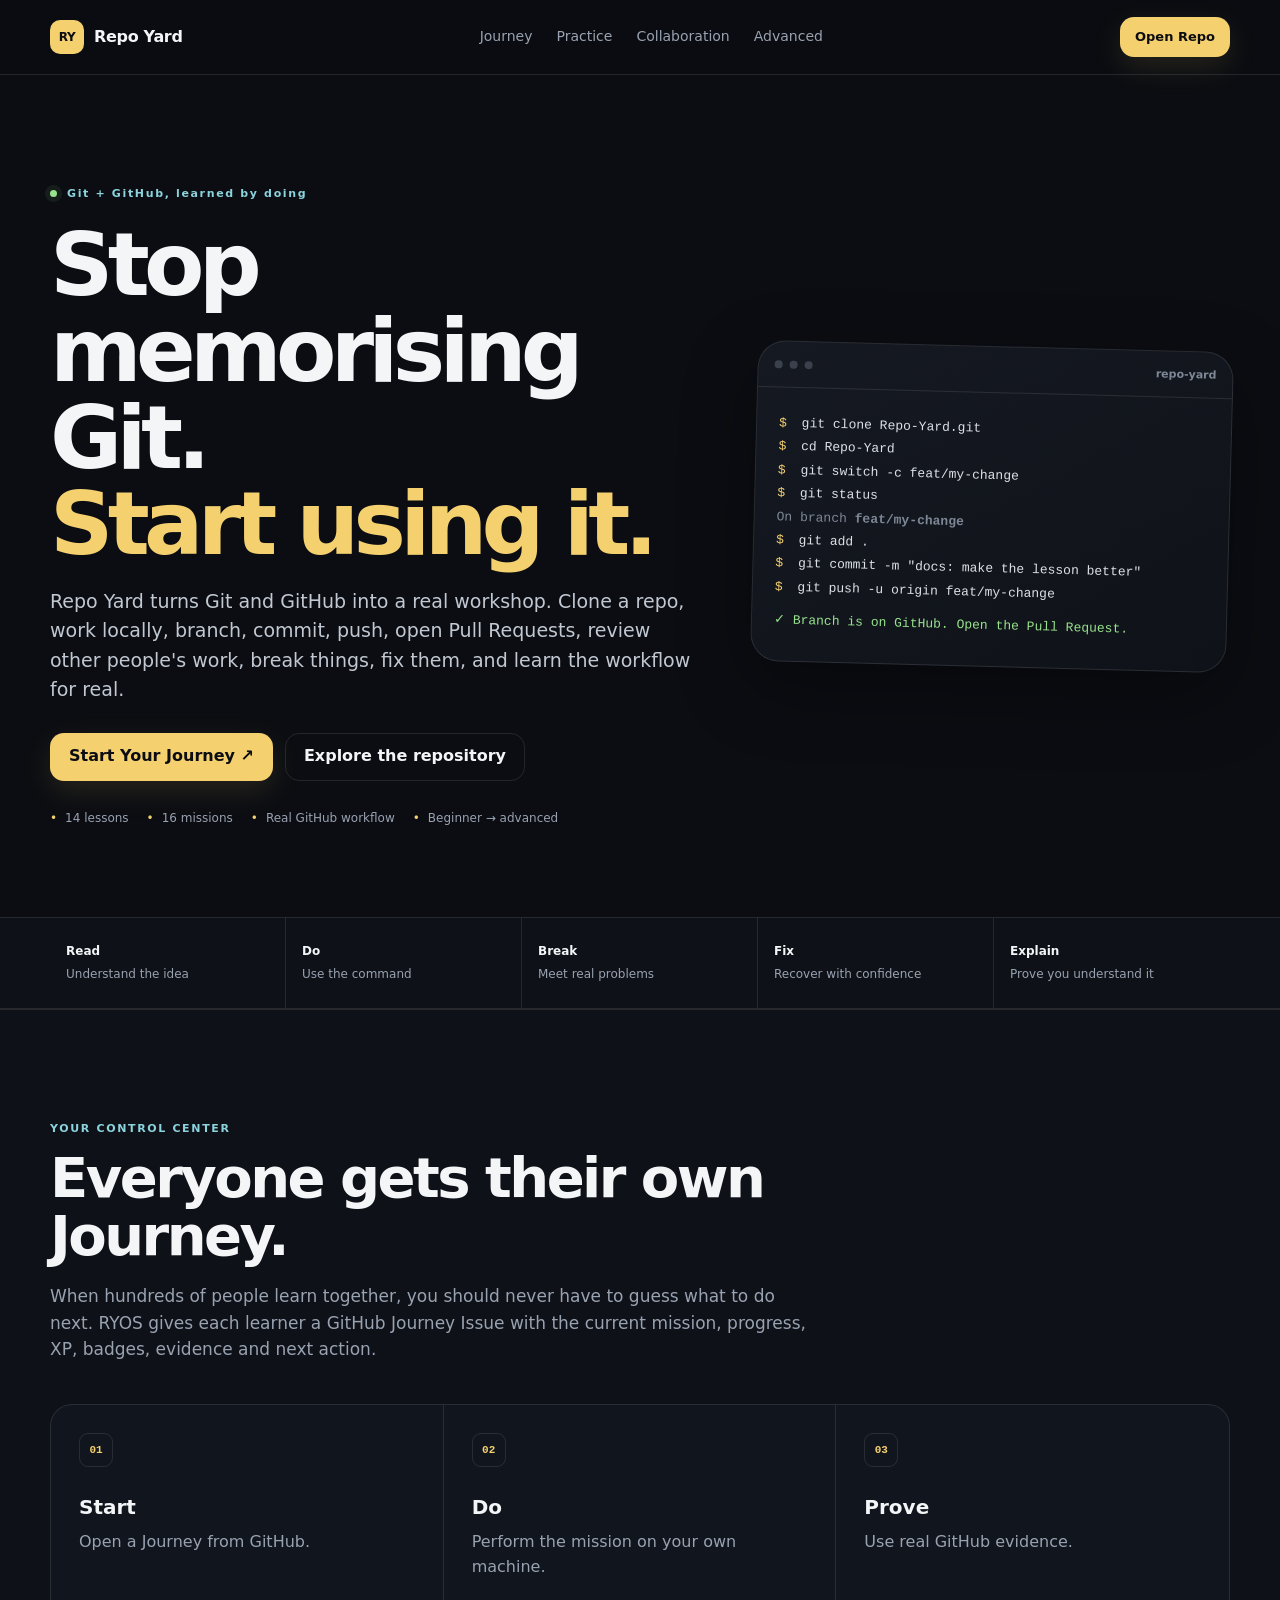
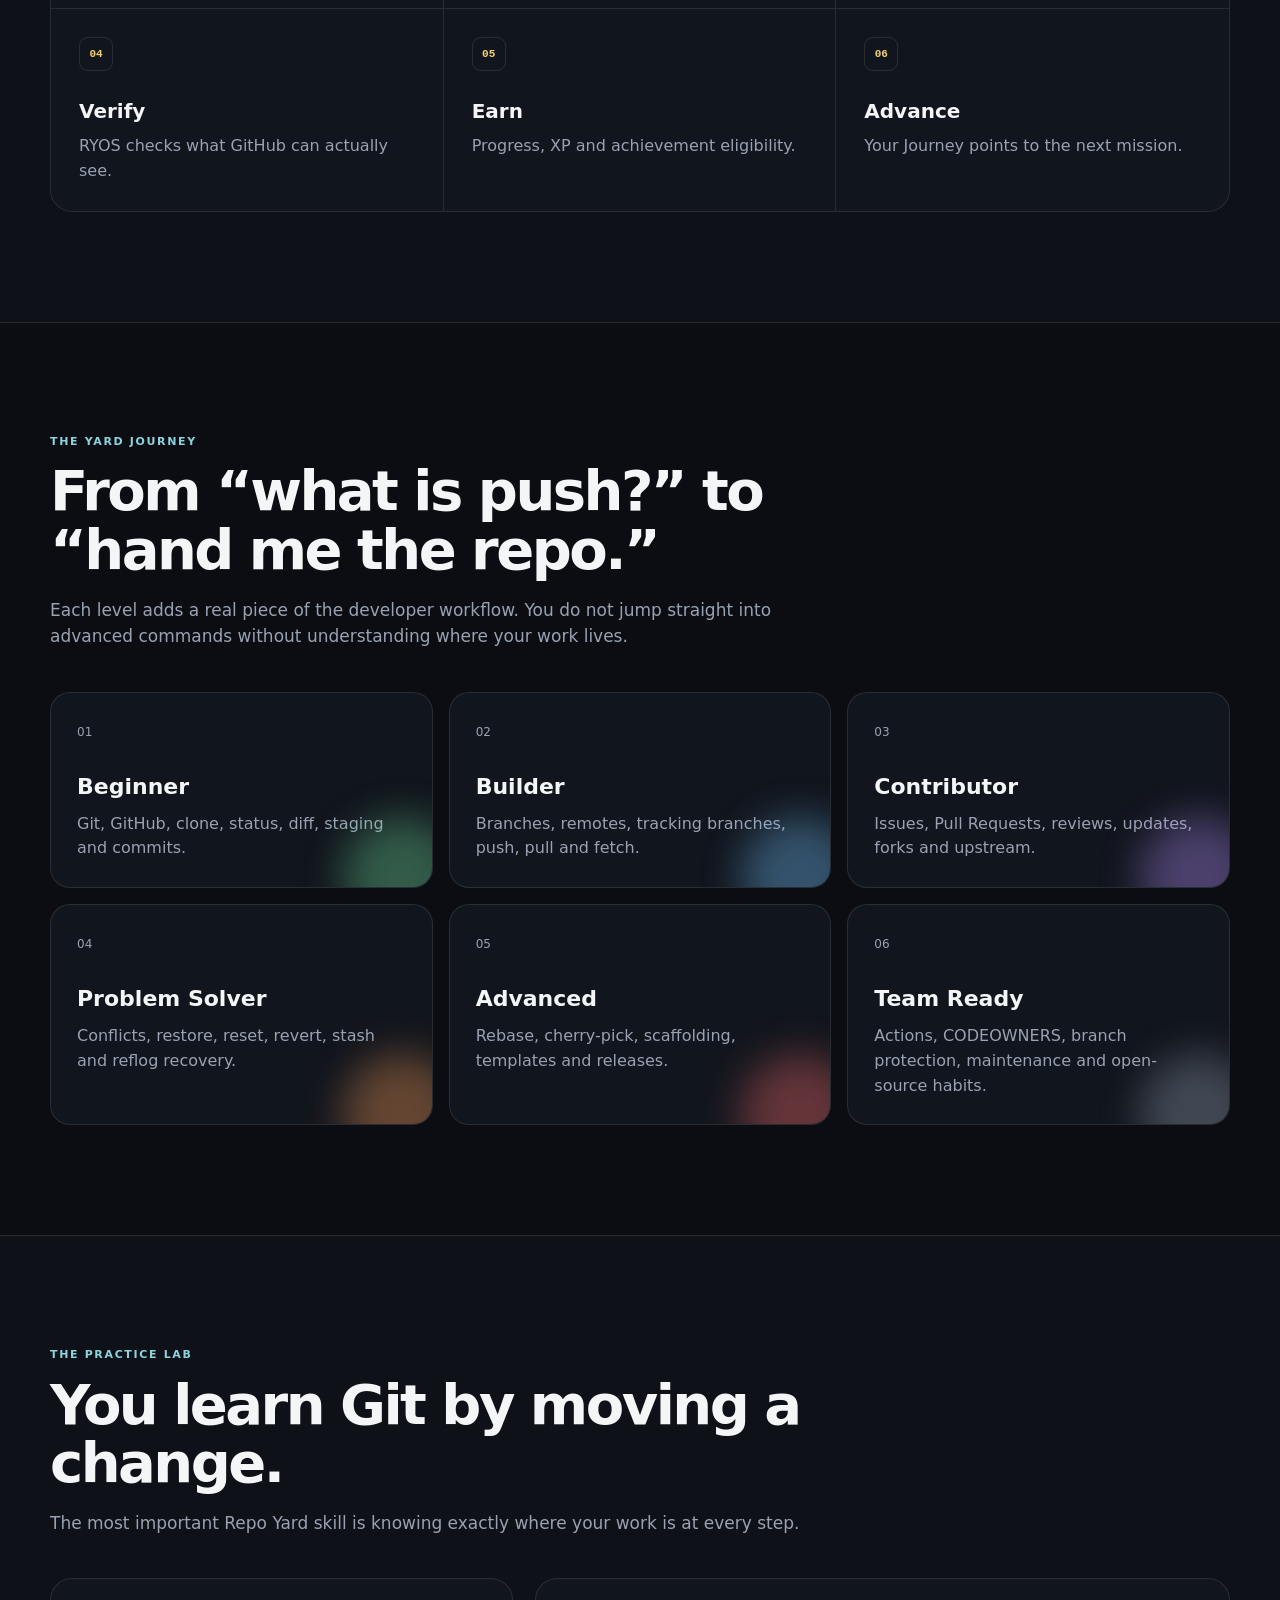
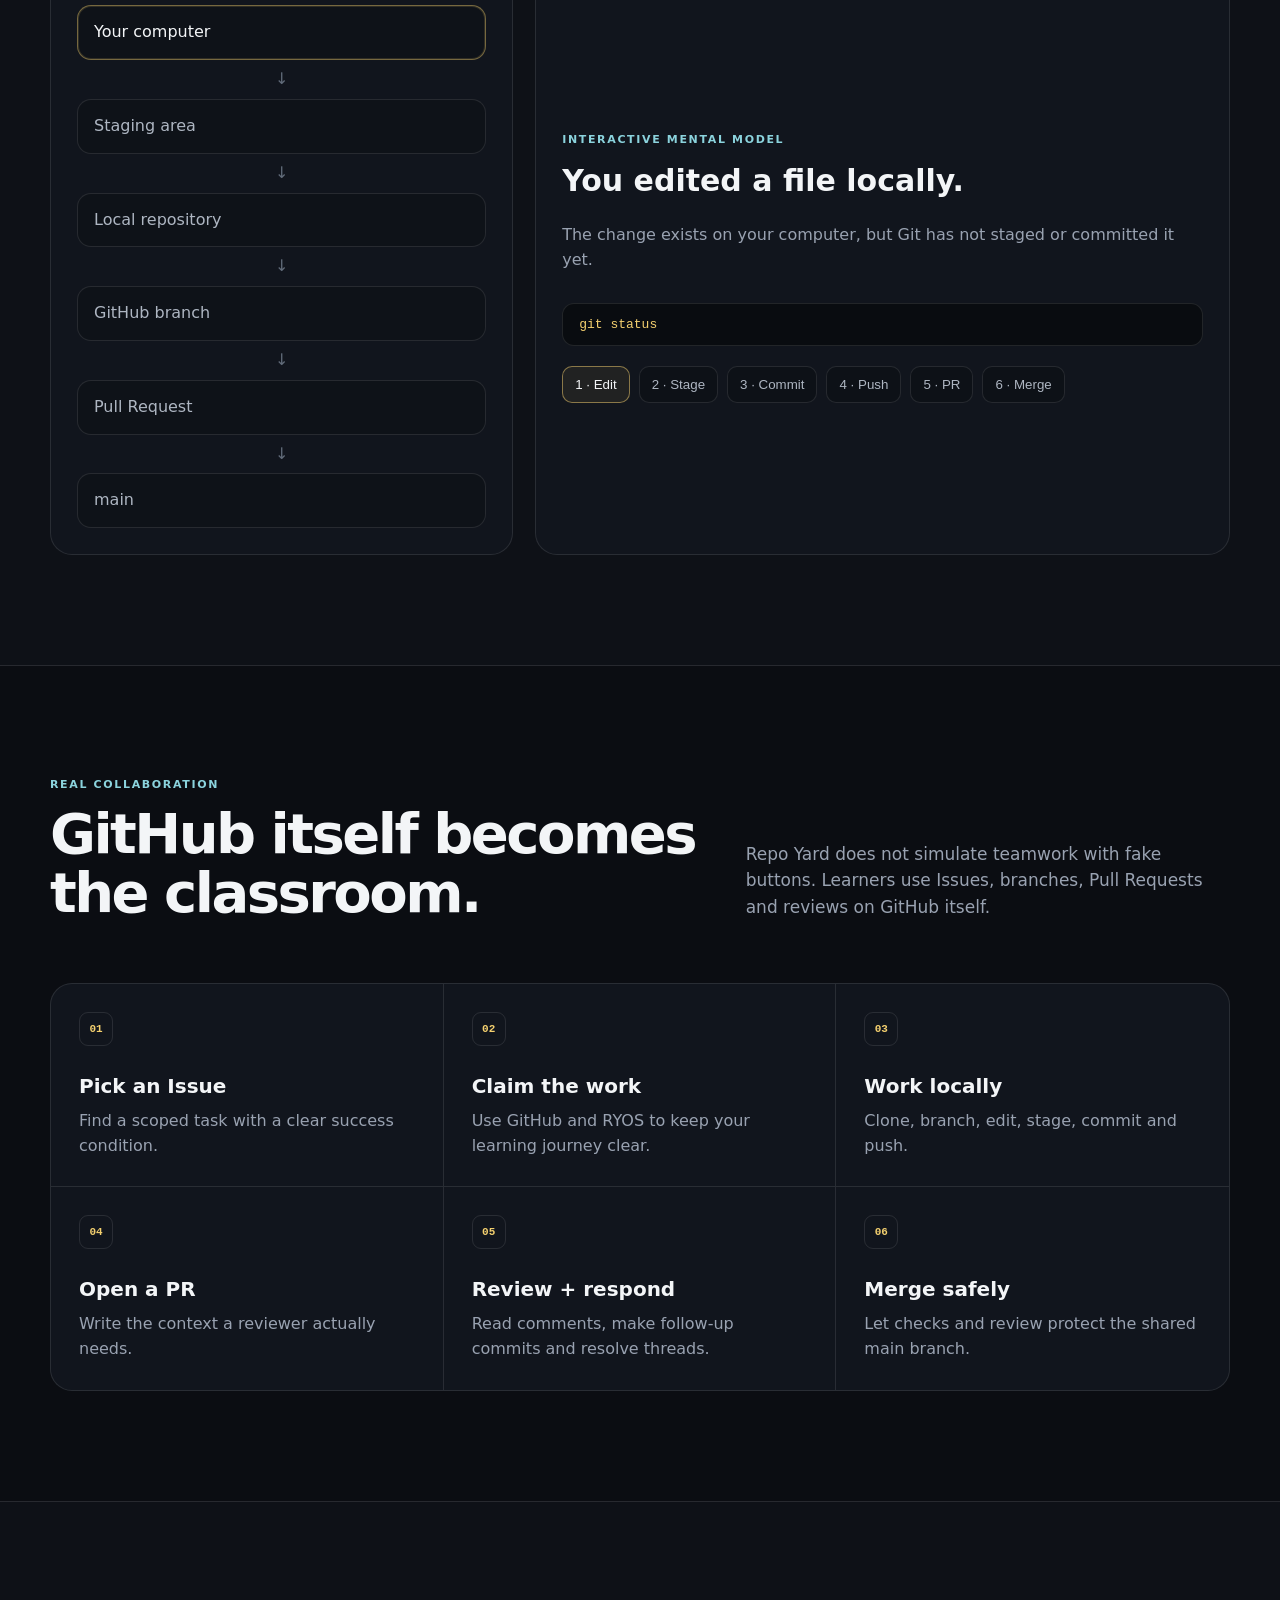
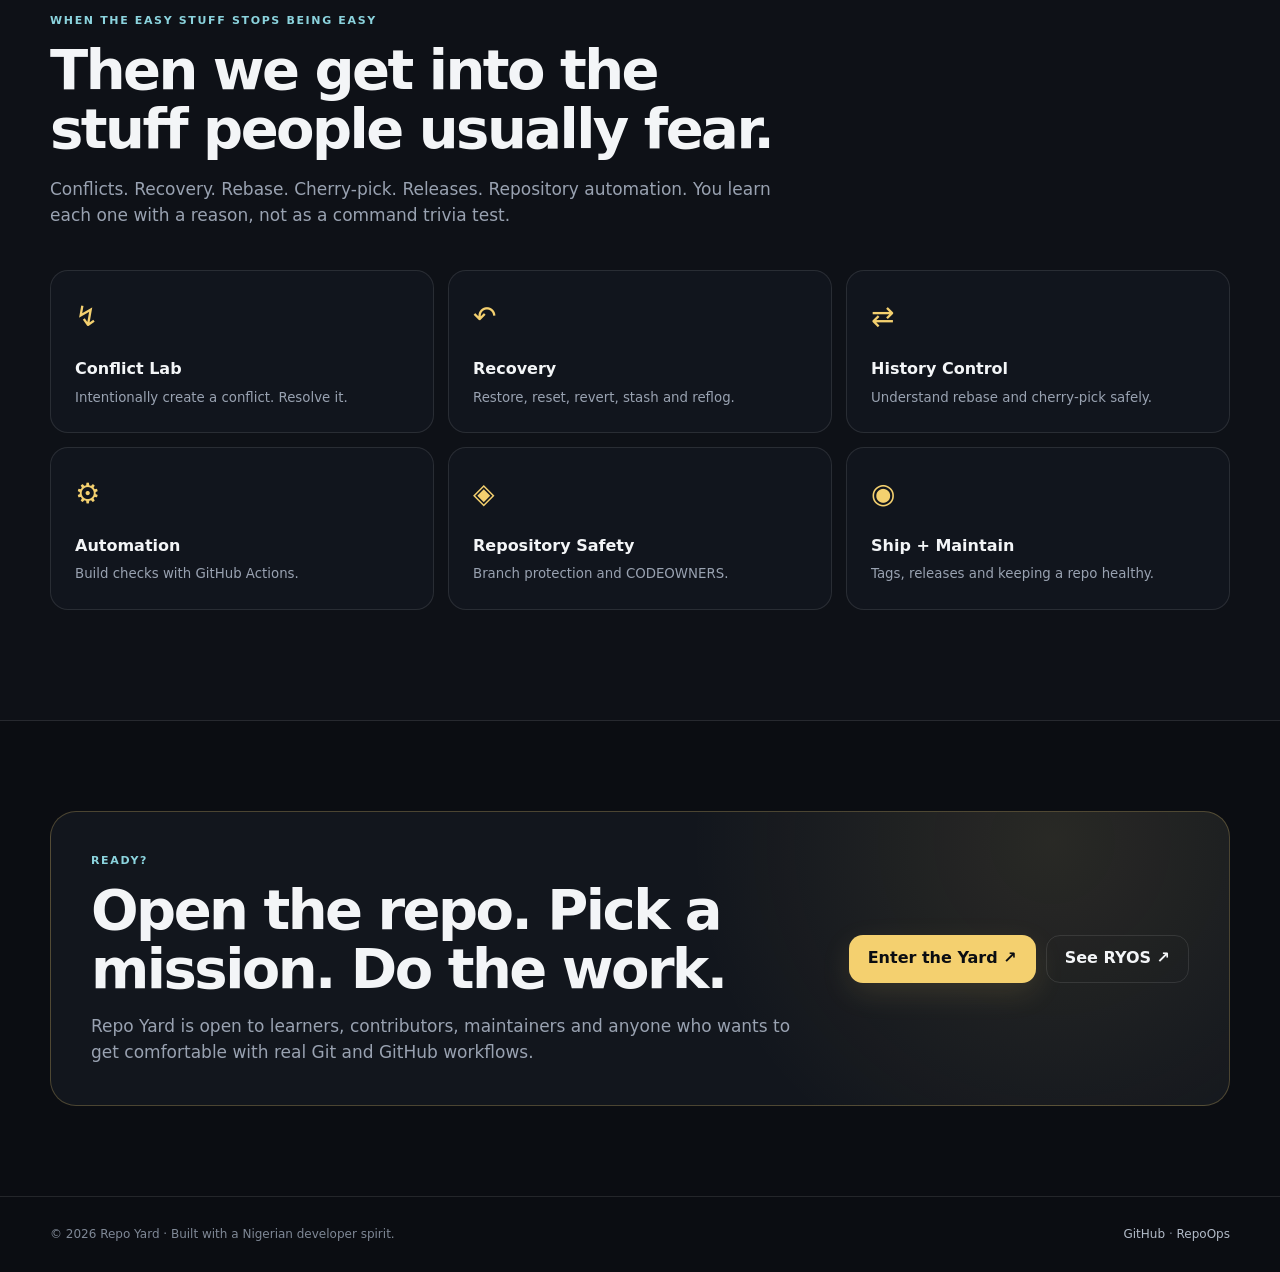
<file: site/index.html>
<!doctype html>
<html lang="en">
<head>
  <meta charset="utf-8">
  <meta name="viewport" content="width=device-width, initial-scale=1">
  <meta name="description" content="Repo Yard is a hands-on Git and GitHub learning ground where you learn by creating branches, issues, commits, pull requests, reviews, conflicts, releases and real repository workflows.">
  <meta name="theme-color" content="#0b0d12">
  <meta property="og:title" content="Repo Yard — Learn Git by Actually Using Git">
  <meta property="og:description" content="A hands-on Git and GitHub learning ground. Read less. Do more. Build the muscle.">
  <meta property="og:type" content="website">
  <title>Repo Yard — Learn Git by Actually Using Git</title>
  <link rel="stylesheet" href="styles.css">
  <link rel="icon" href="favicon.svg" type="image/svg+xml">
</head>
<body>
  <header class="nav-shell">
    <nav class="nav wrap" aria-label="Primary">
      <a class="brand" href="#top" aria-label="Repo Yard home">
        <span class="brand-mark">RY</span>
        <span>Repo Yard</span>
      </a>
      <div class="nav-links">
        <a href="#journey">Journey</a>
        <a href="#practice">Practice</a>
        <a href="#collab">Collaboration</a>
        <a href="#advanced">Advanced</a>
      </div>
      <a class="button button-small" href="https://github.com/gODtECH-Ctl-Create/Repo-Yard" target="_blank" rel="noreferrer">Open Repo</a>
    </nav>
  </header>

  <main id="top">
    <section class="hero wrap">
      <div class="hero-copy">
        <div class="eyebrow"><span class="pulse"></span> Git + GitHub, learned by doing</div>
        <h1>Stop memorising Git.<br><span>Start using it.</span></h1>
        <p class="hero-lede">Repo Yard turns Git and GitHub into a real workshop. Clone a repo, work locally, branch, commit, push, open Pull Requests, review other people's work, break things, fix them, and learn the workflow for real.</p>
        <div class="hero-actions">
          <a class="button" href="https://github.com/gODtECH-Ctl-Create/Repo-Yard/issues/new/choose" target="_blank" rel="noreferrer">Start Your Journey ↗</a>
          <a class="button button-ghost" href="https://github.com/gODtECH-Ctl-Create/Repo-Yard" target="_blank" rel="noreferrer">Explore the repository</a>
        </div>
        <div class="hero-notes">
          <span>14 lessons</span>
          <span>16 missions</span>
          <span>Real GitHub workflow</span>
          <span>Beginner → advanced</span>
        </div>
      </div>
      <div class="hero-card">
        <div class="terminal-top"><span></span><span></span><span></span><b>repo-yard</b></div>
        <div class="terminal">
          <p><i>$</i> git clone Repo-Yard.git</p>
          <p><i>$</i> cd Repo-Yard</p>
          <p><i>$</i> git switch -c feat/my-change</p>
          <p><i>$</i> git status</p>
          <p class="muted">On branch <strong>feat/my-change</strong></p>
          <p><i>$</i> git add .</p>
          <p><i>$</i> git commit -m "docs: make the lesson better"</p>
          <p><i>$</i> git push -u origin feat/my-change</p>
          <p class="success">✓ Branch is on GitHub. Open the Pull Request.</p>
        </div>
      </div>
    </section>

    <section class="strip">
      <div class="wrap strip-grid">
        <div><strong>Read</strong><span>Understand the idea</span></div>
        <div><strong>Do</strong><span>Use the command</span></div>
        <div><strong>Break</strong><span>Meet real problems</span></div>
        <div><strong>Fix</strong><span>Recover with confidence</span></div>
        <div><strong>Explain</strong><span>Prove you understand it</span></div>
      </div>
    </section>

    <section class="section section-alt">
      <div class="wrap">
        <div class="section-heading">
          <div class="eyebrow">YOUR CONTROL CENTER</div>
          <h2>Everyone gets their own Journey.</h2>
          <p>When hundreds of people learn together, you should never have to guess what to do next. RYOS gives each learner a GitHub Journey Issue with the current mission, progress, XP, badges, evidence and next action.</p>
        </div>
        <div class="collab-grid">
          <article><span class="icon">01</span><h3>Start</h3><p>Open a Journey from GitHub.</p></article>
          <article><span class="icon">02</span><h3>Do</h3><p>Perform the mission on your own machine.</p></article>
          <article><span class="icon">03</span><h3>Prove</h3><p>Use real GitHub evidence.</p></article>
          <article><span class="icon">04</span><h3>Verify</h3><p>RYOS checks what GitHub can actually see.</p></article>
          <article><span class="icon">05</span><h3>Earn</h3><p>Progress, XP and achievement eligibility.</p></article>
          <article><span class="icon">06</span><h3>Advance</h3><p>Your Journey points to the next mission.</p></article>
        </div>
      </div>
    </section>

    <section id="journey" class="section wrap">
      <div class="section-heading">
        <div class="eyebrow">THE YARD JOURNEY</div>
        <h2>From “what is push?” to “hand me the repo.”</h2>
        <p>Each level adds a real piece of the developer workflow. You do not jump straight into advanced commands without understanding where your work lives.</p>
      </div>
      <div class="level-grid">
        <article class="level-card level-green"><span>01</span><h3>Beginner</h3><p>Git, GitHub, clone, status, diff, staging and commits.</p></article>
        <article class="level-card level-blue"><span>02</span><h3>Builder</h3><p>Branches, remotes, tracking branches, push, pull and fetch.</p></article>
        <article class="level-card level-purple"><span>03</span><h3>Contributor</h3><p>Issues, Pull Requests, reviews, updates, forks and upstream.</p></article>
        <article class="level-card level-orange"><span>04</span><h3>Problem Solver</h3><p>Conflicts, restore, reset, revert, stash and reflog recovery.</p></article>
        <article class="level-card level-red"><span>05</span><h3>Advanced</h3><p>Rebase, cherry-pick, scaffolding, templates and releases.</p></article>
        <article class="level-card level-dark"><span>06</span><h3>Team Ready</h3><p>Actions, CODEOWNERS, branch protection, maintenance and open-source habits.</p></article>
      </div>
    </section>

    <section id="practice" class="section section-alt">
      <div class="wrap">
        <div class="section-heading">
          <div class="eyebrow">THE PRACTICE LAB</div>
          <h2>You learn Git by moving a change.</h2>
          <p>The most important Repo Yard skill is knowing exactly where your work is at every step.</p>
        </div>

        <div class="workflow-layout">
          <div class="workflow-map">
            <div class="node node-active" data-step="working">Your computer</div>
            <div class="arrow">↓</div>
            <div class="node" data-step="staged">Staging area</div>
            <div class="arrow">↓</div>
            <div class="node" data-step="committed">Local repository</div>
            <div class="arrow">↓</div>
            <div class="node" data-step="pushed">GitHub branch</div>
            <div class="arrow">↓</div>
            <div class="node" data-step="review">Pull Request</div>
            <div class="arrow">↓</div>
            <div class="node" data-step="merged">main</div>
          </div>

          <div class="practice-card">
            <div class="practice-tag">INTERACTIVE MENTAL MODEL</div>
            <h3 id="step-title">You edited a file locally.</h3>
            <p id="step-copy">The change exists on your computer, but Git has not staged or committed it yet.</p>
            <div class="practice-command" id="step-command">git status</div>
            <div class="step-buttons">
              <button type="button" class="step-button active" data-step-button="working">1 · Edit</button>
              <button type="button" class="step-button" data-step-button="staged">2 · Stage</button>
              <button type="button" class="step-button" data-step-button="committed">3 · Commit</button>
              <button type="button" class="step-button" data-step-button="pushed">4 · Push</button>
              <button type="button" class="step-button" data-step-button="review">5 · PR</button>
              <button type="button" class="step-button" data-step-button="merged">6 · Merge</button>
            </div>
          </div>
        </div>
      </div>
    </section>

    <section id="collab" class="section wrap">
      <div class="split-heading">
        <div>
          <div class="eyebrow">REAL COLLABORATION</div>
          <h2>GitHub itself becomes the classroom.</h2>
        </div>
        <p>Repo Yard does not simulate teamwork with fake buttons. Learners use Issues, branches, Pull Requests and reviews on GitHub itself.</p>
      </div>

      <div class="collab-grid">
        <article><span class="icon">01</span><h3>Pick an Issue</h3><p>Find a scoped task with a clear success condition.</p></article>
        <article><span class="icon">02</span><h3>Claim the work</h3><p>Use GitHub and RYOS to keep your learning journey clear.</p></article>
        <article><span class="icon">03</span><h3>Work locally</h3><p>Clone, branch, edit, stage, commit and push.</p></article>
        <article><span class="icon">04</span><h3>Open a PR</h3><p>Write the context a reviewer actually needs.</p></article>
        <article><span class="icon">05</span><h3>Review + respond</h3><p>Read comments, make follow-up commits and resolve threads.</p></article>
        <article><span class="icon">06</span><h3>Merge safely</h3><p>Let checks and review protect the shared main branch.</p></article>
      </div>
    </section>

    <section id="advanced" class="section section-alt">
      <div class="wrap">
        <div class="section-heading">
          <div class="eyebrow">WHEN THE EASY STUFF STOPS BEING EASY</div>
          <h2>Then we get into the stuff people usually fear.</h2>
          <p>Conflicts. Recovery. Rebase. Cherry-pick. Releases. Repository automation. You learn each one with a reason, not as a command trivia test.</p>
        </div>

        <div class="advanced-grid">
          <a href="https://github.com/gODtECH-Ctl-Create/Repo-Yard/blob/main/missions/07-conflict-lab.md" target="_blank" rel="noreferrer"><span>↯</span><strong>Conflict Lab</strong><small>Intentionally create a conflict. Resolve it.</small></a>
          <a href="https://github.com/gODtECH-Ctl-Create/Repo-Yard/blob/main/missions/09-recovery.md" target="_blank" rel="noreferrer"><span>↶</span><strong>Recovery</strong><small>Restore, reset, revert, stash and reflog.</small></a>
          <a href="https://github.com/gODtECH-Ctl-Create/Repo-Yard/blob/main/lessons/10-rebase-and-cherry-pick.md" target="_blank" rel="noreferrer"><span>⇄</span><strong>History Control</strong><small>Understand rebase and cherry-pick safely.</small></a>
          <a href="https://github.com/gODtECH-Ctl-Create/Repo-Yard/blob/main/lessons/12-github-actions.md" target="_blank" rel="noreferrer"><span>⚙</span><strong>Automation</strong><small>Build checks with GitHub Actions.</small></a>
          <a href="https://github.com/gODtECH-Ctl-Create/Repo-Yard/blob/main/lessons/13-branch-protection-and-codeowners.md" target="_blank" rel="noreferrer"><span>◈</span><strong>Repository Safety</strong><small>Branch protection and CODEOWNERS.</small></a>
          <a href="https://github.com/gODtECH-Ctl-Create/Repo-Yard/blob/main/lessons/14-tags-releases-and-maintenance.md" target="_blank" rel="noreferrer"><span>◉</span><strong>Ship + Maintain</strong><small>Tags, releases and keeping a repo healthy.</small></a>
        </div>
      </div>
    </section>

    <section class="cta wrap">
      <div class="cta-card">
        <div>
          <div class="eyebrow">READY?</div>
          <h2>Open the repo. Pick a mission. Do the work.</h2>
          <p>Repo Yard is open to learners, contributors, maintainers and anyone who wants to get comfortable with real Git and GitHub workflows.</p>
        </div>
        <div class="cta-actions">
          <a class="button" href="https://github.com/gODtECH-Ctl-Create/Repo-Yard" target="_blank" rel="noreferrer">Enter the Yard ↗</a>
          <a class="button button-ghost" href="https://github.com/gODtECH-Ctl-Create/Repo-Yard/blob/main/RYOS.md" target="_blank" rel="noreferrer">See RYOS ↗</a>
        </div>
      </div>
    </section>
  </main>

  <footer class="footer">
    <div class="wrap footer-inner">
      <span>© 2026 Repo Yard · Built with a Nigerian developer spirit.</span>
      <span><a href="https://github.com/gODtECH-Ctl-Create/Repo-Yard" target="_blank" rel="noreferrer">GitHub</a> · <a href="https://github.com/gODtECH-Ctl-Create/RepoOps" target="_blank" rel="noreferrer">RepoOps</a></span>
    </div>
  </footer>

  <script src="script.js"></script>
</body>
</html>
</file>
<file: site/styles.css>
:root{
  --bg:#0b0d12;
  --panel:#11151d;
  --panel-2:#151a23;
  --text:#f3f5f7;
  --muted:#99a2b1;
  --line:rgba(255,255,255,.10);
  --accent:#f4d06f;
  --accent-2:#8bd3dd;
  --shadow:0 24px 70px rgba(0,0,0,.35);
  --radius:24px;
  --max:1180px;
}
*{box-sizing:border-box}
html{scroll-behavior:smooth}
body{margin:0;background:var(--bg);color:var(--text);font-family:Inter,ui-sans-serif,system-ui,-apple-system,BlinkMacSystemFont,"Segoe UI",sans-serif;line-height:1.55}
a{color:inherit;text-decoration:none}
.wrap{width:min(var(--max),calc(100% - 40px));margin-inline:auto}
.nav-shell{position:sticky;top:0;z-index:20;background:rgba(11,13,18,.80);backdrop-filter:blur(18px);border-bottom:1px solid var(--line)}
.nav{min-height:74px;display:flex;align-items:center;justify-content:space-between;gap:20px}
.brand{display:flex;align-items:center;gap:10px;font-weight:800;letter-spacing:-.02em}
.brand-mark{display:grid;place-items:center;width:34px;height:34px;border-radius:10px;background:var(--accent);color:#0b0d12;font-size:12px}
.nav-links{display:flex;gap:24px;color:var(--muted);font-size:14px}
.nav-links a:hover,.footer a:hover{color:var(--text)}
.button{display:inline-flex;align-items:center;justify-content:center;min-height:48px;padding:0 18px;border:1px solid transparent;border-radius:14px;background:var(--accent);color:#0b0d12;font-weight:800;box-shadow:0 10px 30px rgba(244,208,111,.12);transition:.2s ease}
.button:hover{transform:translateY(-2px);box-shadow:0 16px 38px rgba(244,208,111,.18)}
.button-ghost{background:transparent;color:var(--text);border-color:var(--line);box-shadow:none}
.button-ghost:hover{background:rgba(255,255,255,.05)}
.button-small{min-height:40px;padding-inline:14px;font-size:13px}
.hero{display:grid;grid-template-columns:1.15fr .85fr;gap:60px;align-items:center;padding:110px 0 90px}
.eyebrow{display:flex;align-items:center;gap:10px;font-size:11px;letter-spacing:.15em;font-weight:800;color:var(--accent-2)}
.pulse{width:7px;height:7px;border-radius:50%;background:#98e38d;box-shadow:0 0 0 5px rgba(152,227,141,.08)}
.hero h1{font-size:clamp(50px,7vw,88px);line-height:.98;letter-spacing:-.065em;margin:20px 0}
.hero h1 span{color:var(--accent)}
.hero-lede{max-width:690px;color:#c1c8d2;font-size:19px}
.hero-actions{display:flex;gap:12px;flex-wrap:wrap;margin:28px 0}
.hero-notes{display:flex;gap:18px;flex-wrap:wrap;color:var(--muted);font-size:12px}
.hero-notes span::before{content:"•";margin-right:8px;color:var(--accent)}
.hero-card{border:1px solid var(--line);background:linear-gradient(150deg,#151922,#0f1218);border-radius:28px;box-shadow:var(--shadow);overflow:hidden;transform:rotate(1.5deg)}
.terminal-top{height:46px;display:flex;align-items:center;gap:7px;padding:0 16px;border-bottom:1px solid var(--line);color:#7d8795;font-size:11px}
.terminal-top span{width:8px;height:8px;border-radius:50%;background:#3a414d}.terminal-top b{margin-left:auto;font-weight:700}
.terminal{padding:24px 22px 28px;font:13px/1.8 "SFMono-Regular",Consolas,monospace;color:#dce1e8}
.terminal p{margin:0}.terminal i{color:var(--accent);font-style:normal;margin-right:7px}.terminal .muted{color:#7d8795}.terminal .success{color:#98e38d;margin-top:10px}
.strip{border-block:1px solid var(--line);background:#0e1117}
.strip-grid{display:grid;grid-template-columns:repeat(5,1fr)}
.strip-grid>div{padding:24px 16px;border-right:1px solid var(--line)}
.strip-grid>div:last-child{border-right:0}
.strip strong,.strip span{display:block}.strip strong{font-size:12px}.strip span{margin-top:4px;color:var(--muted);font-size:12px}
.section{padding:110px 0}
.section-alt{background:#0e1117;border-block:1px solid var(--line)}
.section-heading{max-width:760px;margin-bottom:42px}
.section-heading h2,.split-heading h2,.cta h2{font-size:clamp(34px,4.4vw,56px);line-height:1.05;letter-spacing:-.045em;margin:12px 0 14px}
.section-heading p,.split-heading p,.cta p{color:var(--muted);font-size:17px}
.level-grid{display:grid;grid-template-columns:repeat(3,1fr);gap:16px}
.level-card{padding:26px;border:1px solid var(--line);border-radius:20px;background:var(--panel);min-height:180px;position:relative;overflow:hidden}
.level-card::after{content:"";position:absolute;right:-30px;bottom:-50px;width:120px;height:120px;border-radius:50%;background:var(--glow);filter:blur(20px);opacity:.35}
.level-card span{font-size:12px;color:var(--muted)}.level-card h3{margin:26px 0 8px;font-size:22px}.level-card p{margin:0;color:var(--muted)}
.level-green{--glow:#72e09c}.level-blue{--glow:#77c7ff}.level-purple{--glow:#b893ff}.level-orange{--glow:#ffa15a}.level-red{--glow:#ff716f}.level-dark{--glow:#9aa7b7}
.workflow-layout{display:grid;grid-template-columns:.8fr 1.2fr;gap:22px}
.workflow-map,.practice-card{border:1px solid var(--line);border-radius:22px;background:var(--panel);padding:26px}
.workflow-map{display:flex;flex-direction:column;align-items:stretch}
.node{padding:14px 16px;border:1px solid var(--line);border-radius:14px;color:#aeb6c2;background:#0e1218;transition:.2s}
.node-active{border-color:rgba(244,208,111,.45);color:var(--text);box-shadow:inset 0 0 0 1px rgba(244,208,111,.14)}
.arrow{text-align:center;color:#616b79;padding:7px 0}
.practice-card{display:flex;flex-direction:column;justify-content:center}
.practice-tag{color:var(--accent-2);font-size:11px;letter-spacing:.15em;font-weight:800}
.practice-card h3{font-size:30px;line-height:1.1;margin:16px 0 10px}
.practice-card p{color:var(--muted);max-width:620px}
.practice-command{margin:14px 0 20px;padding:13px 16px;background:#090c10;border:1px solid var(--line);border-radius:12px;color:var(--accent);font:13px monospace}
.step-buttons{display:flex;gap:9px;flex-wrap:wrap}
.step-button{appearance:none;background:#0d1117;border:1px solid var(--line);color:#aeb6c2;padding:10px 12px;border-radius:10px;cursor:pointer;font:700 12px inherit}
.step-button:hover,.step-button.active{color:var(--text);border-color:rgba(244,208,111,.5);background:rgba(244,208,111,.07)}
.split-heading{display:grid;grid-template-columns:1fr .75fr;gap:50px;align-items:end;margin-bottom:46px}
.collab-grid{display:grid;grid-template-columns:repeat(3,1fr);border:1px solid var(--line);border-radius:22px;overflow:hidden;background:var(--panel)}
.collab-grid article{padding:28px;border-right:1px solid var(--line);border-bottom:1px solid var(--line)}.collab-grid article:nth-child(3n){border-right:0}.collab-grid article:nth-last-child(-n+3){border-bottom:0}
.icon{display:inline-grid;place-items:center;width:34px;height:34px;border:1px solid var(--line);border-radius:9px;color:var(--accent);font:800 11px monospace}
.collab-grid h3{margin:25px 0 7px;font-size:20px}.collab-grid p{margin:0;color:var(--muted)}
.advanced-grid{display:grid;grid-template-columns:repeat(3,1fr);gap:14px}
.advanced-grid a{padding:24px;border:1px solid var(--line);border-radius:18px;background:var(--panel);transition:.2s}.advanced-grid a:hover{transform:translateY(-2px);border-color:rgba(244,208,111,.35)}
.advanced-grid span{display:block;color:var(--accent);font-size:28px;margin-bottom:18px}.advanced-grid strong,.advanced-grid small{display:block}.advanced-grid small{color:var(--muted);margin-top:6px}
.cta{padding:90px 0}
.cta-card{display:flex;justify-content:space-between;align-items:center;gap:30px;padding:40px;border:1px solid rgba(244,208,111,.25);border-radius:26px;background:radial-gradient(circle at 85% 10%,rgba(244,208,111,.10),transparent 35%),#12161d}
.cta h2{max-width:700px}.cta p{max-width:720px;margin:0}
.cta-actions{display:flex;gap:10px;flex-wrap:wrap}
.footer{border-top:1px solid var(--line);padding:28px 0;color:#7f8896;font-size:12px}.footer-inner{display:flex;justify-content:space-between;gap:20px}.footer a{color:#b1bac7}
@media(max-width:980px){
  .hero{grid-template-columns:1fr;gap:36px;padding-top:80px}.hero-card{transform:none}
  .level-grid{grid-template-columns:repeat(2,1fr)}
  .workflow-layout{grid-template-columns:1fr}
  .split-heading{grid-template-columns:1fr}
  .advanced-grid{grid-template-columns:repeat(2,1fr)}
  .collab-grid{grid-template-columns:repeat(2,1fr)}.collab-grid article:nth-child(3n){border-right:1px solid var(--line)}.collab-grid article:nth-child(2n){border-right:0}.collab-grid article:nth-last-child(-n+3){border-bottom:1px solid var(--line)}.collab-grid article:nth-last-child(-n+2){border-bottom:0}
}
@media(max-width:720px){
  .nav-links{display:none}.nav{min-height:64px}.wrap{width:min(var(--max),calc(100% - 28px))}
  .hero h1{font-size:54px}.hero-lede{font-size:16px}.hero-notes{gap:9px}
  .strip-grid{grid-template-columns:1fr 1fr}.strip-grid>div:nth-child(2n){border-right:0}.strip-grid>div:nth-last-child(-n+1){border-bottom:0}
  .level-grid,.advanced-grid,.collab-grid{grid-template-columns:1fr}
  .collab-grid article,.collab-grid article:nth-child(2n){border-right:0}.collab-grid article:nth-last-child(-n+2){border-bottom:1px solid var(--line)}.collab-grid article:last-child{border-bottom:0}
  .cta-card{padding:28px;align-items:flex-start;flex-direction:column}.footer-inner{flex-direction:column}
}
</file>
